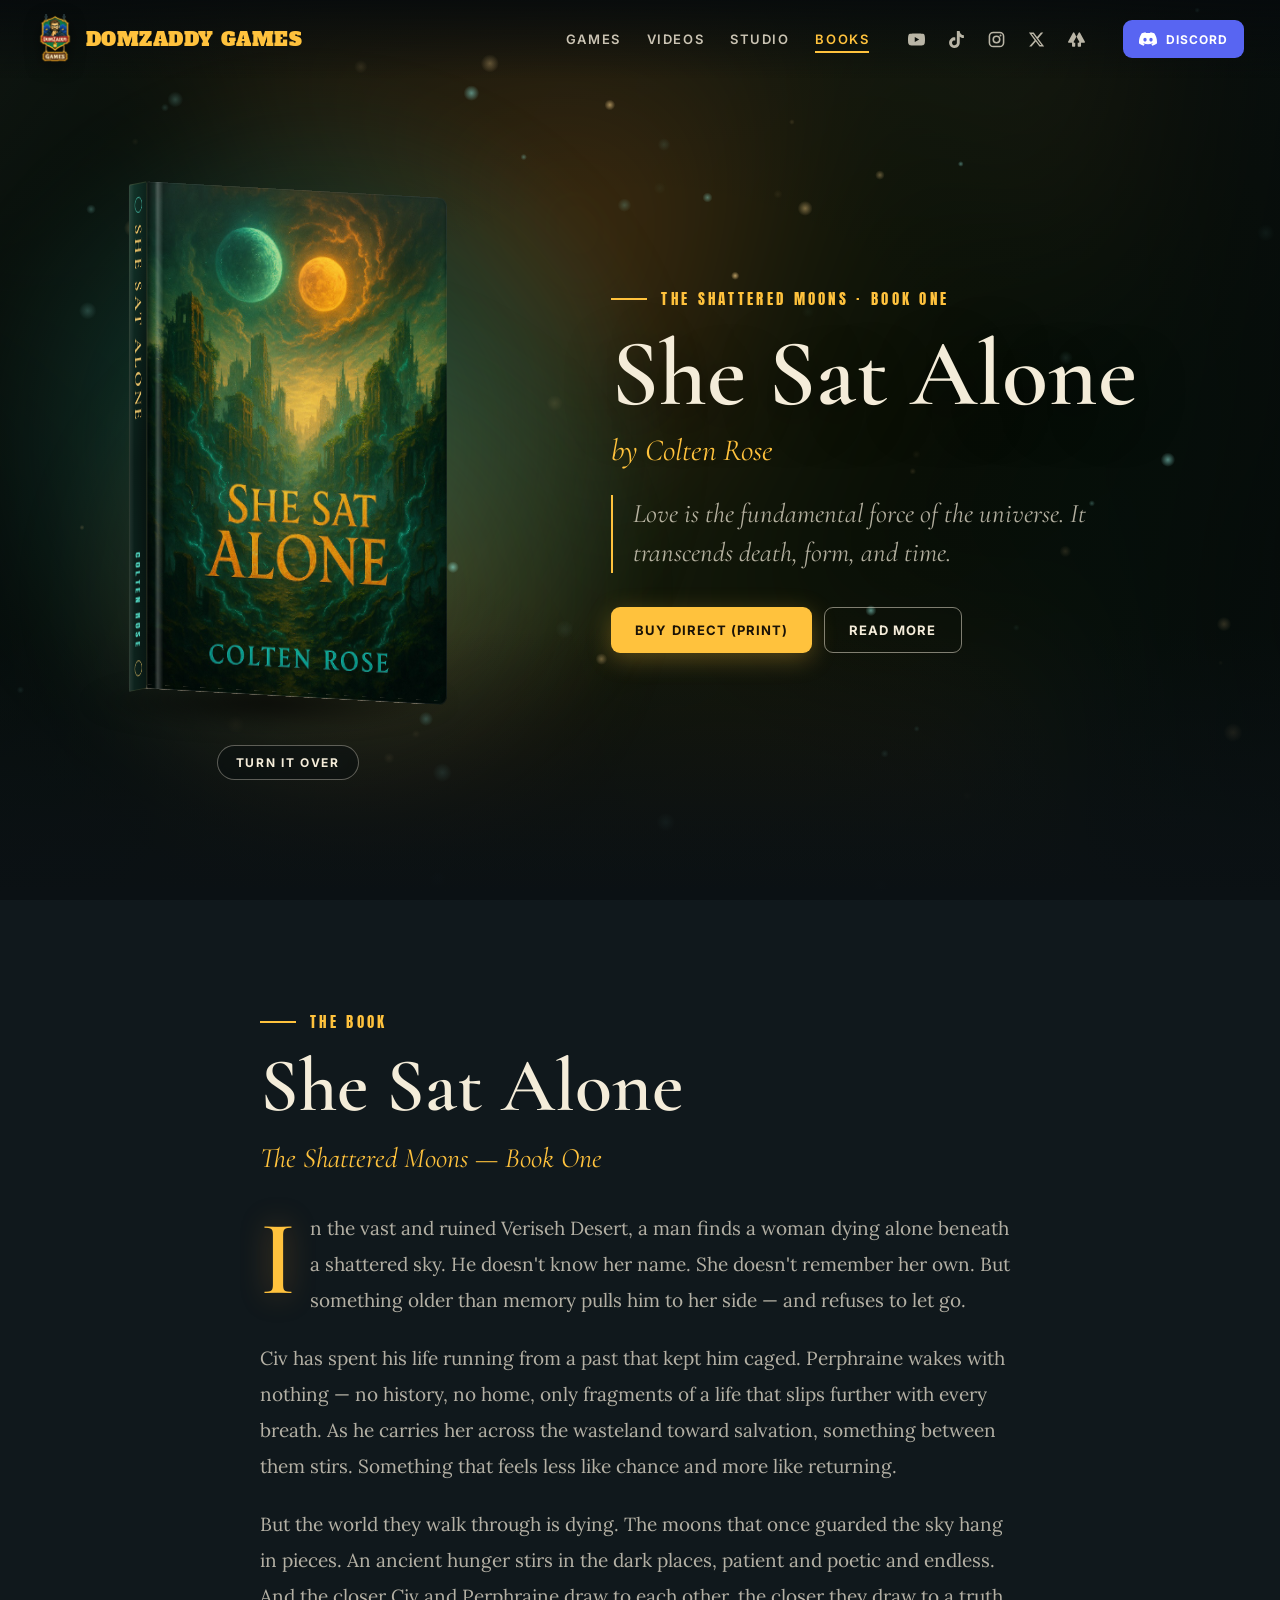
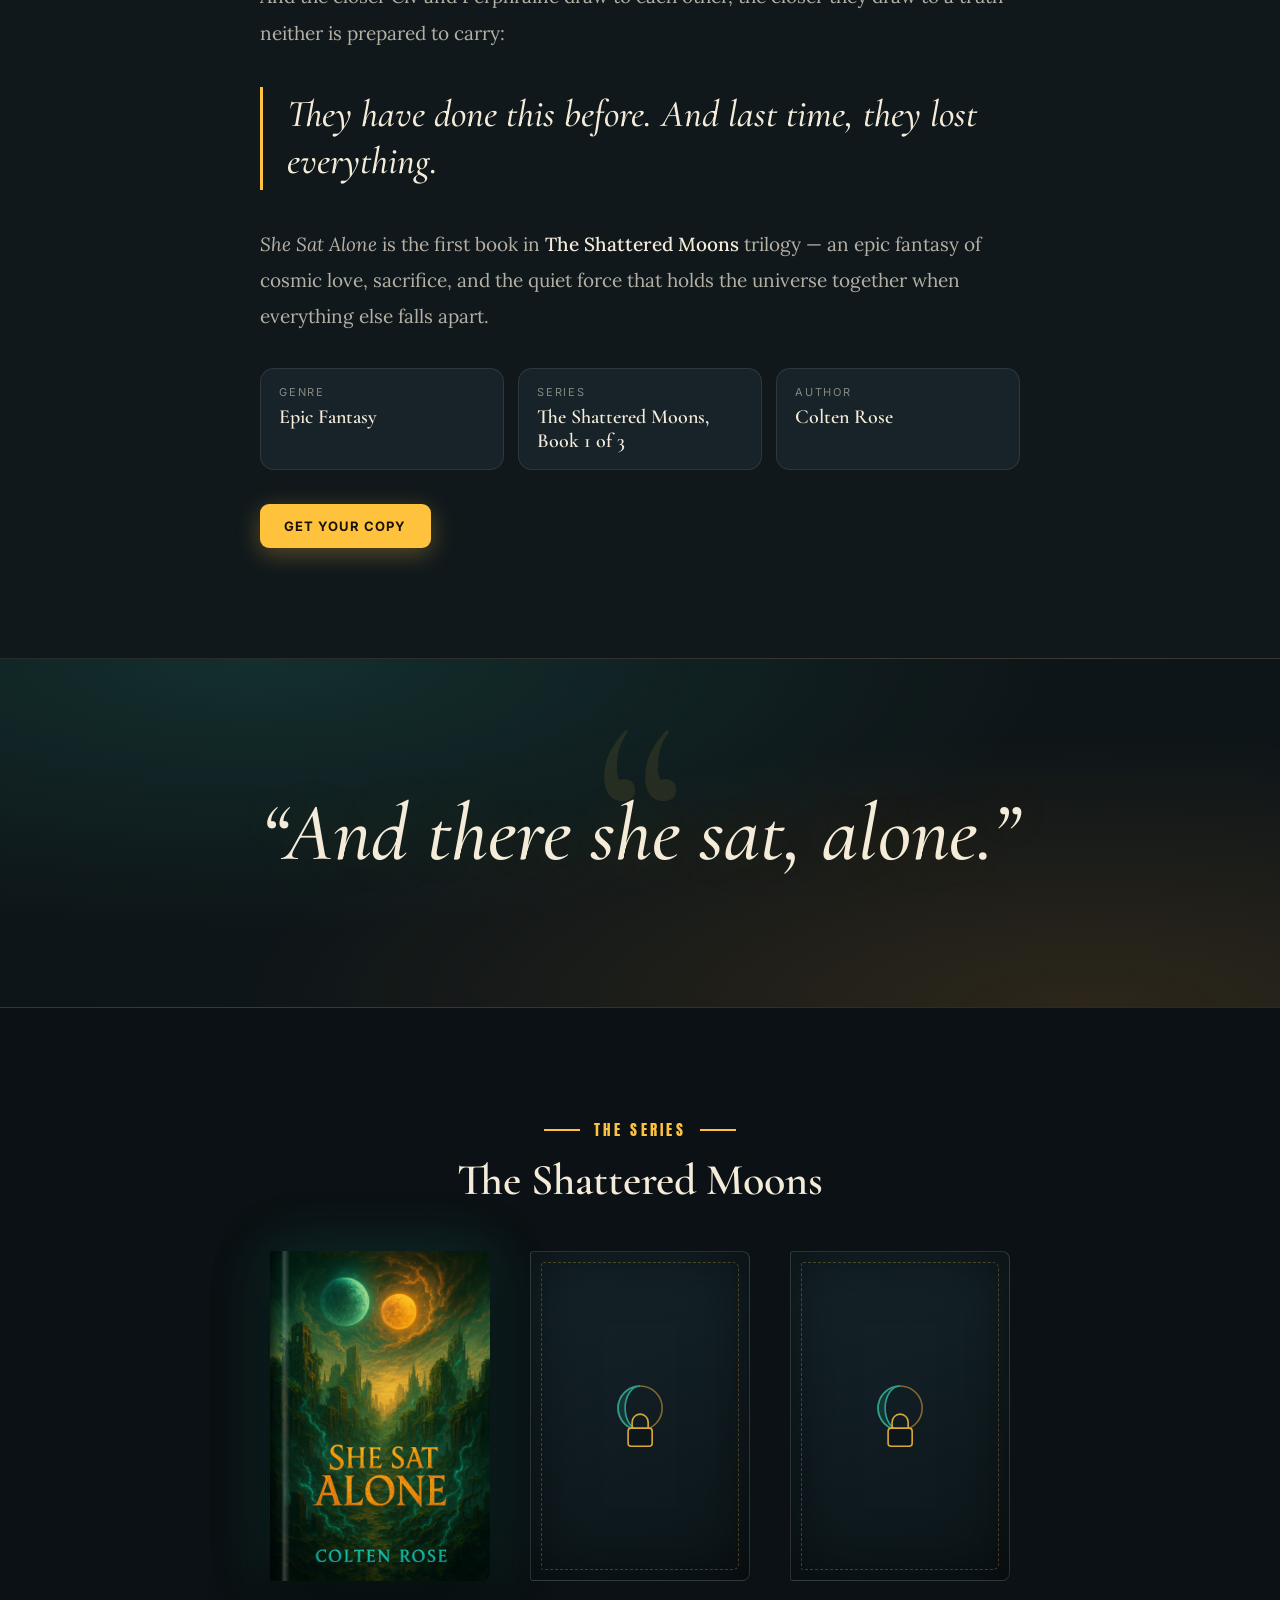
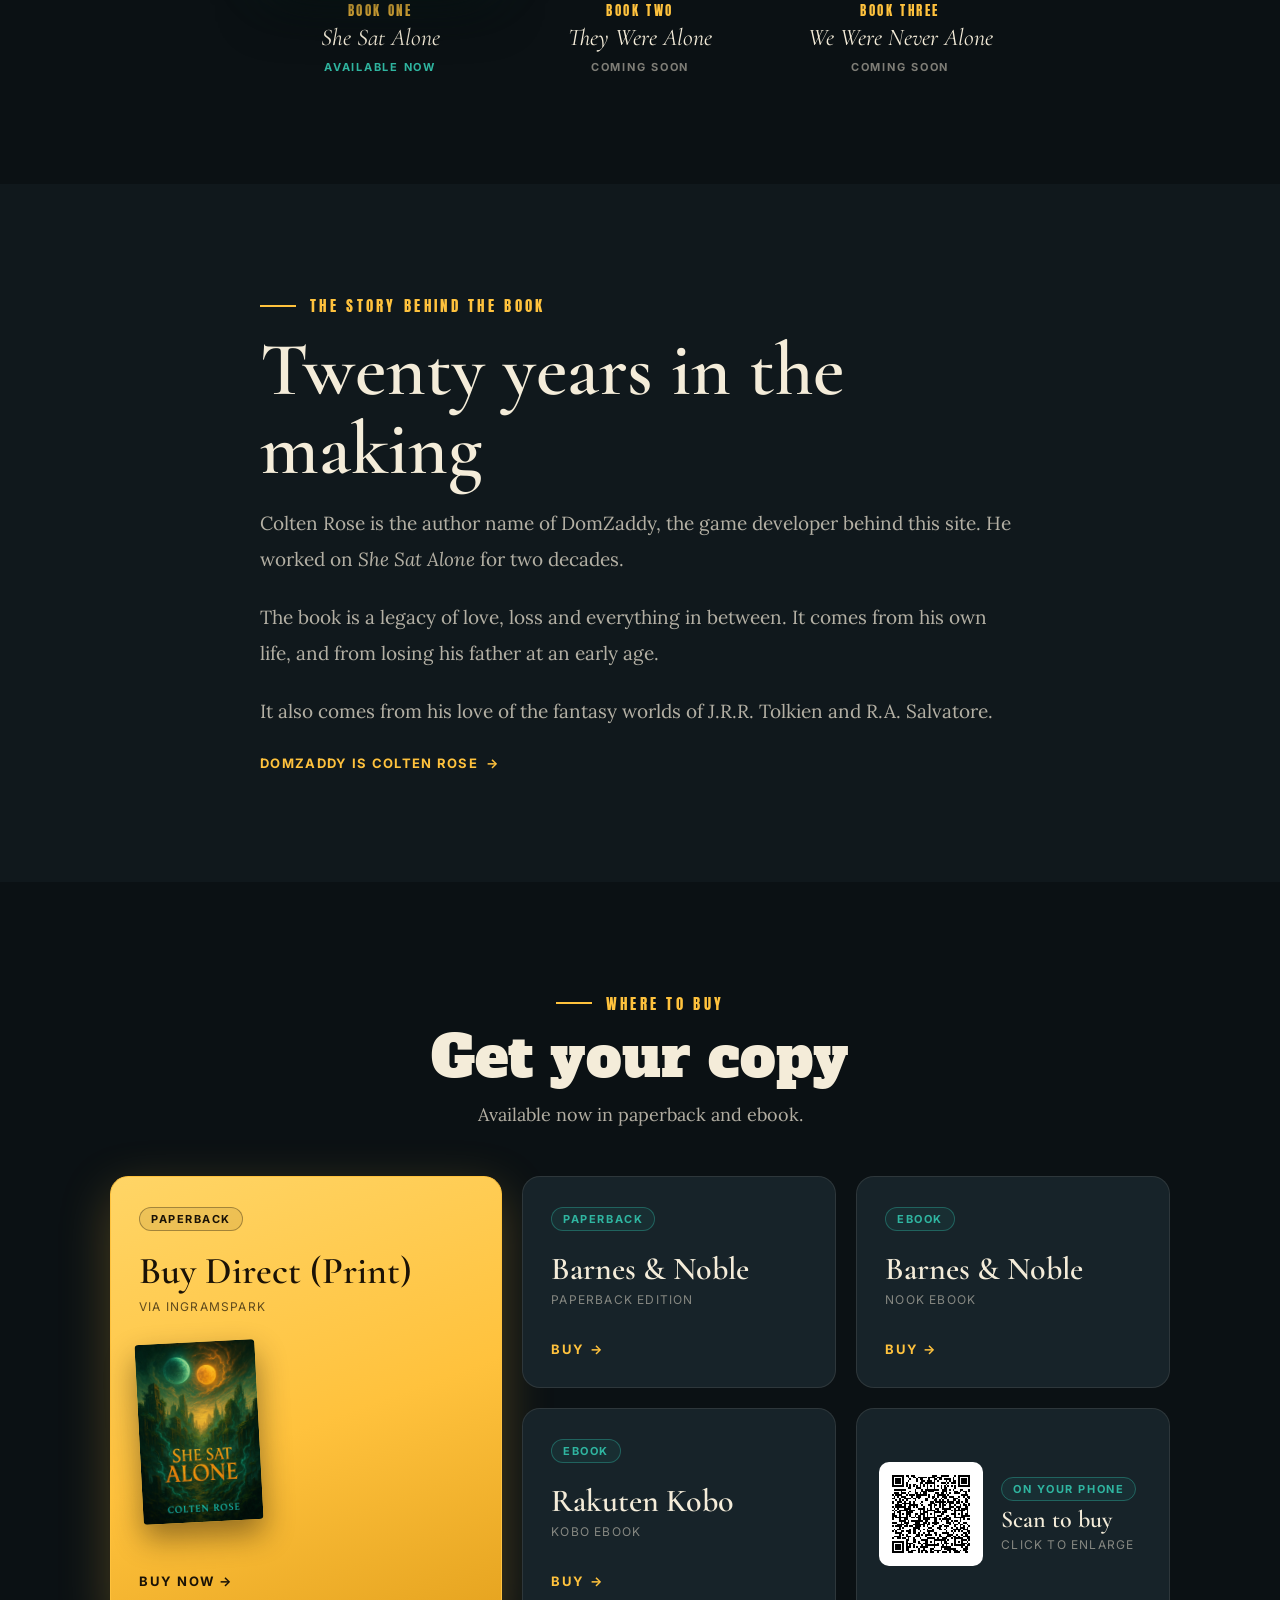
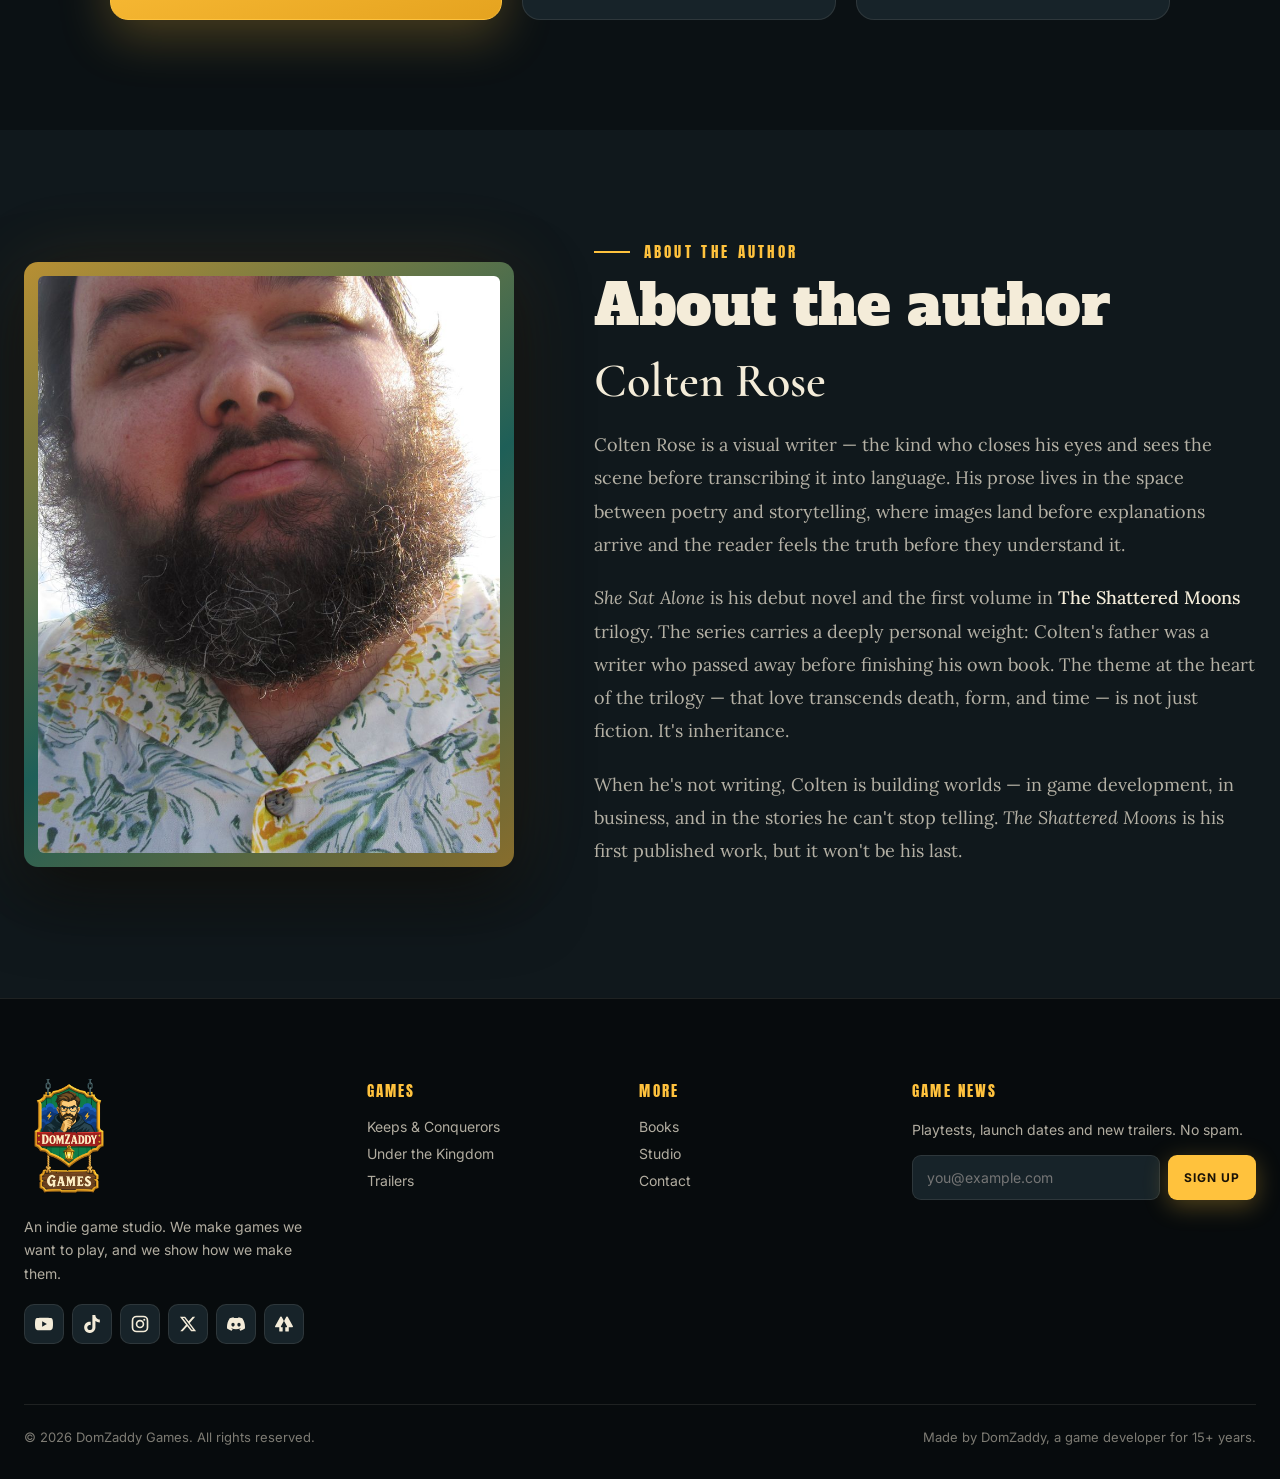
<file: books.html>
<!doctype html><html lang="en"><head><meta charset="utf-8"><meta name="viewport" content="width=device-width, initial-scale=1">
<title>Books · DomZaddy Games</title>
<meta name="description" content="She Sat Alone by Colten Rose, the author name of DomZaddy: an epic fantasy twenty years in the making. Paperback and ebook.">
<link rel="icon" href="media/favicon.ico" sizes="any">
<link rel="icon" type="image/png" sizes="32x32" href="media/favicon-32.png">
<link rel="apple-touch-icon" href="media/apple-touch-icon.png">
<meta name="theme-color" content="#0b1114">
<link rel="canonical" href="https://domzaddy.com/books.html">
<meta property="og:type" content="website">
<meta property="og:site_name" content="DomZaddy Games">
<meta property="og:title" content="Books · DomZaddy Games">
<meta property="og:description" content="She Sat Alone by Colten Rose, the author name of DomZaddy: an epic fantasy twenty years in the making. Paperback and ebook.">
<meta property="og:url" content="https://domzaddy.com/books.html">
<meta property="og:image" content="https://domzaddy.com/media/og-image.jpg">
<meta property="og:image:width" content="1200">
<meta property="og:image:height" content="630">
<meta name="twitter:card" content="summary_large_image">
<meta name="twitter:site" content="@dom_zaddy">
<link rel="preconnect" href="https://fonts.googleapis.com">
<link href="https://fonts.googleapis.com/css2?family=Alfa+Slab+One&family=Anton&family=Inter:wght@400;500;600;700&family=IM+Fell+English+SC&family=Cormorant+Garamond:ital,wght@0,400;0,500;0,600;0,700;1,400;1,500&family=Lora:ital,wght@0,400;0,500;1,400&display=swap" rel="stylesheet">
<link rel="stylesheet" href="site.css">
<style>
  html, body { overflow-x: clip; }
  :root { --f-book: 'Cormorant Garamond', Georgia, serif; --f-text: Lora, Georgia, serif; --moon-t: #2fb5a0; --moon-a: #e8902a; --cover-g: #0c1f1b; }

  /* ---------- hero ---------- */
  .bk-hero { position: relative; min-height: 100vh; display: flex; align-items: center; padding: 120px 0 80px; overflow: hidden; isolation: isolate; }
  .bk-hero .bg { position: absolute; inset: -60px; z-index: -3; }
  .bk-hero .bg img { width: 100%; height: 100%; object-fit: cover; filter: blur(70px) saturate(1) brightness(.26) hue-rotate(-8deg); transform: scale(1.2) scaleX(-1); }
  .bk-hero .glow { position: absolute; border-radius: 50%; z-index: -2; pointer-events: none; filter: blur(30px); }
  .bk-hero .glow.t { width: 780px; height: 780px; left: -6%; top: 6%; background: radial-gradient(circle, rgba(47, 181, 160, .42), rgba(47, 181, 160, 0) 66%); animation: drift 16s ease-in-out infinite alternate; }
  .bk-hero .glow.a { width: 640px; height: 640px; left: 2%; top: 30%; background: radial-gradient(circle, rgba(232, 144, 42, .26), rgba(232, 144, 42, 0) 66%); animation: drift 21s ease-in-out infinite alternate-reverse; }
  @keyframes drift { to { transform: translate(60px, -40px) scale(1.12); } }
  .bk-hero canvas { position: absolute; inset: 0; width: 100%; height: 100%; z-index: -1; pointer-events: none; }
  .bk-hero::after { content: ""; position: absolute; inset: 0; z-index: -1; pointer-events: none; background: radial-gradient(ellipse at 50% 45%, rgba(11, 17, 20, 0) 30%, rgba(11, 17, 20, .62) 100%), linear-gradient(to top, var(--ink) 1%, rgba(11, 17, 20, 0) 30%); }
  .bk-hero .wrap { display: grid; grid-template-columns: .9fr 1.1fr; gap: 60px; align-items: center; }

  .stage { perspective: 1500px; perspective-origin: 50% 40%; display: grid; place-items: center; padding: 30px 0 80px; position: relative; }
  .rig { position: relative; width: var(--bw); height: var(--bh); --bw: 340px; --bh: 510px; --bd: 38px; }
  .bob { position: absolute; inset: 0; transform-style: preserve-3d; animation: bob 6s ease-in-out infinite; }
  @keyframes bob { 50% { transform: translateY(-12px); } }
  .book { position: absolute; inset: 0; transform-style: preserve-3d; cursor: pointer; transition: transform .9s cubic-bezier(.3, .9, .25, 1); -webkit-tap-highlight-color: transparent; }
  .book.live { transition: transform .22s ease-out; }
  .book > div { position: absolute; backface-visibility: hidden; }
  .front, .back { left: 0; top: 0; width: var(--bw); height: var(--bh); overflow: hidden; background: var(--cover-g); }
  .front { transform: translateZ(calc(var(--bd) / 2)); border-radius: 2px 9px 9px 2px; }
  .back { transform: rotateY(180deg) translateZ(calc(var(--bd) / 2)); border-radius: 9px 2px 2px 9px; }
  .front img, .back img { width: 100%; height: 100%; object-fit: cover; display: block; }
  .front::before { content: ""; position: absolute; inset: 0; z-index: 2; pointer-events: none; background:
      linear-gradient(90deg, rgba(0, 0, 0, .55) 0, rgba(0, 0, 0, 0) 2.5%, rgba(255, 255, 255, .22) 3.6%, rgba(0, 0, 0, .18) 5.5%, rgba(0, 0, 0, 0) 9%),
      linear-gradient(180deg, rgba(255, 255, 255, .10), rgba(255, 255, 255, 0) 25%, rgba(0, 0, 0, .16)); }
  .front::after { content: ""; position: absolute; inset: 0; z-index: 3; pointer-events: none; border-radius: inherit; box-shadow: inset 0 0 0 1px rgba(255, 255, 255, .07), inset -2px 0 3px rgba(0, 0, 0, .25); }
  .glare { position: absolute; inset: 0; z-index: 4; pointer-events: none; mix-blend-mode: soft-light; background: radial-gradient(circle at var(--gx, 30%) var(--gy, 20%), rgba(255, 255, 255, .55), transparent 55%); }
  .back .bgart { position: absolute; inset: 0; filter: blur(14px) brightness(.32) saturate(1.2); transform: scale(1.25); }
  .back .bt { position: absolute; inset: 0; z-index: 3; padding: 13% 11% 9% 14%; font-size: calc(var(--bw) * .041); display: flex; flex-direction: column; gap: .9em; text-align: center; color: #efe6d0; }
  .back .bt p { font-family: var(--f-text); line-height: 1.5; font-size: .92em; margin: 0; }
  .back .bt .k { font-family: var(--f-line); letter-spacing: .2em; text-transform: uppercase; font-size: .8em; color: #e6c26a; }
  .back .bt .tag2 { font-family: var(--f-book); font-style: italic; font-size: 1.5em; line-height: 1.2; color: #e6c26a; }
  .back .bt .q { font-family: var(--f-book); font-style: italic; font-size: 1.3em; line-height: 1.25; color: #fff; }
  .back .bt .au { margin-top: auto; font-family: var(--f-book); font-weight: 600; letter-spacing: .3em; font-size: 1.15em; color: #4fd0bb; }
  .back::before { content: ""; position: absolute; inset: 0; z-index: 2; pointer-events: none; background: linear-gradient(270deg, rgba(0, 0, 0, .5) 0, rgba(0, 0, 0, 0) 3%, rgba(255, 255, 255, .16) 4%, rgba(0, 0, 0, 0) 8%); }
  .spine { left: calc(var(--bd) / -2); top: 0; width: var(--bd); height: var(--bh); transform: rotateY(-90deg); background:
      linear-gradient(90deg, rgba(255, 255, 255, .10), rgba(0, 0, 0, 0) 30%, rgba(0, 0, 0, .35)), linear-gradient(180deg, #123329, #0a1d18 55%, #0d231d);
      display: grid; place-items: center; border-radius: 2px; box-shadow: inset 0 0 0 1px rgba(232, 190, 90, .12); }
  .spine .st { writing-mode: vertical-rl; display: flex; align-items: center; justify-content: space-between; height: 84%; gap: 14px; }
  .spine b { font-family: var(--f-book); font-weight: 700; font-size: 21px; letter-spacing: .16em; text-transform: uppercase; color: #e6c26a; text-shadow: 0 1px 0 #000; white-space: nowrap; }
  .spine i { font-style: normal; font-family: var(--f-line); letter-spacing: .3em; font-size: 12px; color: #4fd0bb; white-space: nowrap; }
  .spine::before, .spine::after { content: ""; position: absolute; left: 50%; width: 14px; height: 14px; margin-left: -7px; border: 1.5px solid #4fd0bb; border-radius: 50%; opacity: .8; }
  .spine::before { top: 14px; } .spine::after { bottom: 14px; border-color: #e6c26a; }
  .fore { left: calc(var(--bw) - var(--bd) / 2 - 3px); top: 5px; width: calc(var(--bd) - 4px); height: calc(var(--bh) - 10px); transform: rotateY(90deg); background:
      linear-gradient(90deg, rgba(0, 0, 0, .35), rgba(0, 0, 0, 0) 18%, rgba(0, 0, 0, 0) 82%, rgba(0, 0, 0, .35)),
      repeating-linear-gradient(0deg, #f1e8d2 0 1px, #cdbf9f 1px 2px, #ebe1c8 2px 3px, #d8cba9 3px 4px); }
  .pt, .pb { left: 3px; width: calc(var(--bw) - 6px); height: calc(var(--bd) - 4px); background: repeating-linear-gradient(90deg, #efe5cd 0 1px, #cdbf9f 1px 2px, #e6dac0 2px 3px); }
  .pt { top: calc(var(--bd) / -2 + 2px); transform: rotateX(90deg); }
  .pb { top: calc(var(--bh) - var(--bd) / 2 - 2px); transform: rotateX(-90deg); filter: brightness(.55); }
  .floor { position: absolute; left: 50%; bottom: 50px; width: 340px; height: 56px; margin-left: -170px; background: radial-gradient(ellipse, rgba(0, 0, 0, .75), rgba(0, 0, 0, 0) 68%); filter: blur(9px); pointer-events: none; transition: transform .6s ease-out; animation: fl 6s ease-in-out infinite; }
  @keyframes fl { 50% { opacity: .7; scale: .92 1; } }
  .turn { display: flex; justify-content: center; position: absolute; bottom: 0; left: 0; right: 0; }
  .turn button { border: 1px solid rgba(244, 236, 217, .35); border-radius: 99px; padding: 9px 18px; font-size: 12px; font-weight: 700; letter-spacing: .14em; text-transform: uppercase; color: var(--parch); background: rgba(8, 14, 16, .45); backdrop-filter: blur(6px); transition: border-color .2s, color .2s; }
  .turn button:hover { border-color: var(--gold); color: var(--gold); }

  .bk-copy .series { font-family: var(--f-line); letter-spacing: .22em; text-transform: uppercase; color: var(--gold); font-size: 15px; display: flex; gap: 14px; align-items: center; }
  .bk-copy .series::before { content: ""; width: 36px; height: 2px; background: var(--gold); }
  .bk-copy h1 { font-family: var(--f-book); font-weight: 600; font-size: clamp(56px, 7.4vw, 112px); line-height: .92; margin: 20px 0 14px; color: var(--parch); text-shadow: 0 10px 50px rgba(0, 0, 0, .7); }
  .bk-copy .by { font-family: var(--f-book); font-style: italic; font-size: clamp(22px, 2.4vw, 32px); color: var(--gold); margin-bottom: 26px; }
  .bk-copy .hook { font-family: var(--f-book); font-size: clamp(21px, 2.1vw, 28px); line-height: 1.45; color: var(--muted); font-style: italic; max-width: 560px; margin-bottom: 34px; border-left: 2px solid var(--gold); padding-left: 20px; }
  .row { display: flex; gap: 12px; flex-wrap: wrap; }

  /* ---------- the book ---------- */
  .read { max-width: 760px; margin: 0 auto; }
  .read .h2 { font-family: var(--f-book); font-weight: 600; font-size: clamp(44px, 6vw, 76px); }
  .subtitle { font-family: var(--f-book); font-style: italic; font-size: 28px; color: var(--gold); margin: 6px 0 34px; line-height: 1.2; }
  .synopsis p { font-family: var(--f-text); font-size: 19px; line-height: 1.9; color: var(--muted); margin-bottom: 22px; }
  .synopsis p.first::first-letter { font-family: var(--f-book); font-weight: 600; float: left; font-size: 5.6em; line-height: .78; padding: 8px 14px 0 0; color: var(--gold); text-shadow: 0 0 30px rgba(232, 144, 42, .35); }
  .synopsis p.em { font-family: var(--f-book); font-style: italic; font-weight: 500; font-size: clamp(28px, 3vw, 38px); line-height: 1.25; color: var(--parch); margin: 36px 0; padding: 4px 0 4px 24px; border-left: 3px solid var(--gold); }
  .synopsis strong { color: var(--parch); font-weight: 500; }
  .meta { display: grid; grid-template-columns: repeat(3, 1fr); gap: 14px; margin: 34px 0; }
  .meta div { background: var(--card); border: 1px solid var(--line); border-radius: var(--r); padding: 16px 18px; }
  .meta small { display: block; font-size: 11px; letter-spacing: .16em; text-transform: uppercase; color: var(--dim); margin-bottom: 6px; }
  .meta b { font-family: var(--f-book); font-weight: 600; font-size: 20px; line-height: 1.2; }

  .quote { position: relative; padding: 130px 0; text-align: center; overflow: hidden; border-block: 1px solid var(--line); background: radial-gradient(ellipse at 20% 0%, rgba(47, 181, 160, .16), transparent 55%), radial-gradient(ellipse at 85% 100%, rgba(232, 144, 42, .14), transparent 55%), #0e1518; }
  .quote::before { content: "\201C"; position: absolute; left: 50%; top: 20px; transform: translateX(-50%); font-family: var(--f-book); font-size: 280px; line-height: 1; color: rgba(255, 194, 61, .09); }
  .quote blockquote { position: relative; font-family: var(--f-book); font-style: italic; font-weight: 500; font-size: clamp(40px, 6.4vw, 92px); line-height: 1.08; color: var(--parch); text-shadow: 0 0 60px rgba(255, 194, 61, .2); }

  .series-strip { text-align: center; }
  .series-strip .eyebrow { justify-content: center; }
  .series-strip .eyebrow::after { content: ""; width: 36px; height: 2px; background: var(--gold); }
  .series-strip h3 { font-family: var(--f-book); font-weight: 600; font-size: 44px; margin-top: 12px; }
  .vols { display: grid; grid-template-columns: repeat(3, minmax(0, 220px)); gap: 40px; justify-content: center; margin-top: 44px; }
  .vol .art { position: relative; aspect-ratio: 2 / 3; border-radius: 3px 8px 8px 3px; overflow: hidden; }
  .vol.one .art { box-shadow: 0 24px 50px rgba(0, 0, 0, .6), 0 0 60px rgba(47, 181, 160, .22); transition: transform .5s cubic-bezier(.2, .8, .2, 1); }
  .vol.one:hover .art { transform: translateY(-8px) rotate(-1.5deg); }
  .vol.one .art img { width: 100%; height: 100%; object-fit: cover; }
  .vol.one .art::after { content: ""; position: absolute; inset: 0; background: linear-gradient(90deg, rgba(0, 0, 0, .5), transparent 5%, rgba(255, 255, 255, .2) 6.5%, transparent 9%); }
  .vol.lock .art { background: linear-gradient(160deg, #15242a, #0c1519); border: 1px solid rgba(244, 236, 217, .12); display: grid; place-items: center; box-shadow: inset 0 0 60px rgba(0, 0, 0, .55); }
  .vol.lock .art::before { content: ""; position: absolute; inset: 10px; border: 1px dashed rgba(255, 194, 61, .25); border-radius: 2px 6px 6px 2px; }
  .vol.lock svg { width: 46%; opacity: .85; }
  .vol .no { font-family: var(--f-line); letter-spacing: .2em; text-transform: uppercase; font-size: 13px; color: var(--gold); margin-top: 20px; }
  .vol .nm { font-family: var(--f-book); font-style: italic; font-size: 24px; margin: 4px 0 8px; line-height: 1.15; }
  .vol .st2 { font-size: 11px; letter-spacing: .16em; text-transform: uppercase; font-weight: 700; color: var(--dim); }
  .vol.one .st2 { color: var(--moon-t); }

  /* ---------- buy ---------- */
  .buy-head { text-align: center; max-width: 640px; margin: 0 auto 50px; }
  .buy-head .eyebrow { justify-content: center; }
  .avail { font-family: var(--f-text); color: var(--muted); font-size: 18px; }
  .shops { display: grid; grid-template-columns: 1.25fr 1fr 1fr; gap: 20px; align-items: stretch; max-width: 1060px; margin: 0 auto; }
  .shop.main { grid-row: span 2; }
  .shop.main .mini-cover { width: 120px; margin: 22px 0 0; border-radius: 4px; box-shadow: 0 14px 30px rgba(26, 18, 6, .45); transform: rotate(-3deg); }
  .shop.qr { flex-direction: row; align-items: center; gap: 18px; padding: 24px 22px; }
  .shop.qr { cursor: zoom-in; text-align: left; font: inherit; color: inherit; width: 100%; }
  .shop.qr:hover img { transform: scale(1.06); }
  .shop.qr img { transition: transform .3s; }
  .qr-pop { position: fixed; z-index: 130; inset: 0; display: grid; place-items: center; padding: 24px; background: rgba(3, 5, 6, .88); backdrop-filter: blur(6px);
            opacity: 0; pointer-events: none; transition: opacity .3s; }
  .qr-pop.open { opacity: 1; pointer-events: auto; }
  .qr-pop .card-q { position: relative; background: #fff; color: #111; border-radius: 22px; padding: 28px 28px 22px; text-align: center; width: min(460px, 100%);
                    box-shadow: 0 30px 80px rgba(0, 0, 0, .6); transform: scale(.92); transition: transform .35s cubic-bezier(.2, .8, .2, 1); }
  .qr-pop.open .card-q { transform: none; }
  .qr-pop img { width: 100%; height: auto; image-rendering: pixelated; display: block; }
  .qr-pop b { display: block; font-family: var(--f-book); font-size: 26px; margin-top: 14px; }
  .qr-pop small { display: block; font-size: 13px; color: #555; margin-top: 4px; }
  .qr-pop .x { position: absolute; top: -16px; right: -16px; width: 40px; height: 40px; border-radius: 50%; background: var(--gold); color: #1a1206; font-size: 24px; line-height: 40px; box-shadow: 0 6px 18px rgba(0, 0, 0, .4); }
  .shop.qr img { width: 104px; height: 104px; border-radius: 10px; background: #fff; padding: 6px; image-rendering: pixelated; flex-shrink: 0; }
  .shop.qr b { font-size: 24px; margin-top: 10px; display: block; }
  .shop.qr small { display: block; margin-top: 4px; }
  @media (max-width: 1000px) { .shop.main { grid-row: auto; } }
  .shop { position: relative; display: flex; flex-direction: column; gap: 6px; padding: 30px 28px; border-radius: 18px; background: var(--card); border: 1px solid var(--line); transition: transform .3s, border-color .3s, box-shadow .3s; }
  .shop:hover { transform: translateY(-6px); border-color: var(--line-2); box-shadow: 0 20px 44px rgba(0, 0, 0, .4); }
  .shop .fmt { align-self: flex-start; padding: 4px 11px; border-radius: 99px; font-size: 11px; font-weight: 700; letter-spacing: .14em; text-transform: uppercase; color: var(--moon-t); border: 1px solid rgba(47, 181, 160, .4); background: rgba(47, 181, 160, .08); }
  .shop b { font-family: var(--f-book); font-size: 32px; font-weight: 600; margin-top: 14px; line-height: 1.1; }
  .shop small { font-size: 12px; letter-spacing: .1em; text-transform: uppercase; color: var(--dim); }
  .shop em { margin-top: auto; padding-top: 28px; font-style: normal; font-weight: 700; font-size: 13px; letter-spacing: .12em; text-transform: uppercase; color: var(--gold); }
  .shop.main { background: linear-gradient(160deg, #ffd566, var(--gold) 55%, #e5a31f); color: #1a1206; border-color: var(--gold); box-shadow: 0 16px 50px rgba(255, 194, 61, .26); }
  .shop.main .fmt { color: #1a1206; border-color: rgba(26, 18, 6, .35); background: rgba(26, 18, 6, .08); }
  .shop.main small { color: rgba(26, 18, 6, .7); }
  .shop.main em { color: #1a1206; }
  .shop.main b { font-size: 38px; }

  /* ---------- author ---------- */
  .about-grid { display: grid; grid-template-columns: .85fr 1.15fr; gap: 80px; align-items: center; }
  .frame { position: relative; padding: 14px; border-radius: 14px; background: linear-gradient(145deg, rgba(255, 194, 61, .7), rgba(47, 181, 160, .45) 55%, rgba(255, 194, 61, .5)); box-shadow: 0 30px 70px rgba(0, 0, 0, .55), 0 0 80px rgba(232, 144, 42, .12); }
  .frame::before { content: ""; position: absolute; inset: -16px 16px 16px -16px; border: 1px solid rgba(255, 194, 61, .4); border-radius: 14px; z-index: -1; }
  .frame img { width: 100%; aspect-ratio: 4 / 5; object-fit: cover; border-radius: 6px; }
  .about-grid h3 { font-family: var(--f-book); font-weight: 600; font-size: 48px; margin-bottom: 18px; }
  .about-grid p { font-family: var(--f-text); font-size: 18px; line-height: 1.85; color: var(--muted); margin-bottom: 20px; }
  .about-grid p strong { color: var(--parch); font-weight: 500; }

  @media (max-width: 1000px) {
    .bk-hero .wrap, .about-grid { grid-template-columns: 1fr; gap: 40px; }
    .bk-hero { padding-top: 100px; }
    .bk-copy { text-align: center; } .bk-copy .series { justify-content: center; } .bk-copy .series::before { display: none; }
    .bk-copy .hook { margin-inline: auto; border-left: 0; padding-left: 0; } .row { justify-content: center; }
    .shops { grid-template-columns: 1fr; max-width: 520px; }
    .frame { max-width: 420px; margin: 0 auto; }
    .meta { grid-template-columns: 1fr; }
  }
  @media (max-width: 640px) {
    .rig { --bw: 230px; --bh: 345px; --bd: 26px; }
    .spine b { font-size: 16px; } .spine i { font-size: 10px; }
    .floor { width: 260px; margin-left: -130px; }
    .vols { grid-template-columns: 1fr 1fr 1fr; gap: 10px; }
    .vol .nm { font-size: 16px; } .vol .no { font-size: 10px; letter-spacing: .1em; } .vol .st2 { font-size: 9px; letter-spacing: .08em; }
    .quote { padding: 90px 0; } .quote::before { font-size: 200px; }
    .synopsis p { font-size: 17px; }
    .bk-hero .glow.t { width: 480px; height: 480px; } .bk-hero .glow.a { width: 400px; height: 400px; }
    .series-strip h3 { font-size: 34px; }
  }
  @media (prefers-reduced-motion: reduce) { .bob, .glow, .floor { animation: none !important; } .book { transition: none; } }
</style></head>
<body data-page="books">

<section class="bk-hero" id="hero">
  <div class="bg"><img src="media/books/cover.jpg" alt=""></div>
  <div class="glow t"></div><div class="glow a"></div>
  <canvas id="dust"></canvas>
  <div class="wrap">
    <div class="stage" id="stage">
      <div class="floor" id="floor"></div>
      <div class="rig">
        <div class="bob">
          <div class="book" id="book" role="button" tabindex="0" aria-label="She Sat Alone, paperback. Click to turn it over.">
            <div class="spine"><div class="st"><b>She Sat Alone</b><i>COLTEN ROSE</i></div></div>
            <div class="pt"></div><div class="pb"></div><div class="fore"></div>
            <div class="back"><img class="bgart" src="media/books/cover.jpg" alt=""><div class="bt"><div class="k">The Shattered Moons · Book One</div><p class="tag2">Love is the fundamental force of the universe. It transcends death, form, and time.</p><p>In the vast and ruined Veriseh Desert, a man finds a woman dying alone beneath a shattered sky. He doesn't know her name. She doesn't remember her own. But something older than memory pulls him to her side &mdash; and refuses to let go.</p><p class="q">They have done this before. And last time, they lost everything.</p><div class="au">COLTEN ROSE</div></div></div>
            <div class="front"><img src="media/books/cover.jpg" alt="She Sat Alone by Colten Rose, book cover"><div class="glare" id="glare"></div></div>
          </div>
        </div>
      </div>
      <div class="turn"><button type="button" id="turn">Turn it over</button></div>
    </div>
    <div class="bk-copy">
      <div class="series">The Shattered Moons · Book One</div>
      <h1>She Sat Alone</h1>
      <div class="by">by Colten Rose</div>
      <p class="hook">Love is the fundamental force of the universe. It transcends death, form, and time.</p>
      <div class="row">
        <a class="btn btn-gold" href="https://shop.ingramspark.com/b/084?params=dtd8f30vye9BWjT06ptpdGkEWsLklCTqExdFSW6tyLV" target="_blank" rel="noopener">Buy direct (print)</a>
        <a class="btn btn-line" href="#book-text">Read more</a>
      </div>
    </div>
  </div>
</section>

<section class="section alt" id="book-text">
  <div class="wrap">
    <div class="read rv">
      <div class="eyebrow">The book</div>
      <h2 class="h2">She Sat Alone</h2>
      <div class="subtitle">The Shattered Moons &mdash; Book One</div>
      <div class="synopsis">
        <p class="first">In the vast and ruined Veriseh Desert, a man finds a woman dying alone beneath a shattered sky. He doesn't know her name. She doesn't remember her own. But something older than memory pulls him to her side &mdash; and refuses to let go.</p>
        <p>Civ has spent his life running from a past that kept him caged. Perphraine wakes with nothing &mdash; no history, no home, only fragments of a life that slips further with every breath. As he carries her across the wasteland toward salvation, something between them stirs. Something that feels less like chance and more like returning.</p>
        <p>But the world they walk through is dying. The moons that once guarded the sky hang in pieces. An ancient hunger stirs in the dark places, patient and poetic and endless. And the closer Civ and Perphraine draw to each other, the closer they draw to a truth neither is prepared to carry:</p>
        <p class="em">They have done this before. And last time, they lost everything.</p>
        <p><em>She Sat Alone</em> is the first book in <strong>The Shattered Moons</strong> trilogy &mdash; an epic fantasy of cosmic love, sacrifice, and the quiet force that holds the universe together when everything else falls apart.</p>
      </div>
      <div class="meta">
        <div><small>Genre</small><b>Epic Fantasy</b></div>
        <div><small>Series</small><b>The Shattered Moons, Book 1 of 3</b></div>
        <div><small>Author</small><b>Colten Rose</b></div>
      </div>
      <a class="btn btn-gold" href="#get">Get your copy</a>
    </div>
  </div>
</section>

<section class="quote"><div class="wrap rv"><blockquote>&ldquo;And there she sat, alone.&rdquo;</blockquote></div></section>

<section class="section" id="series">
  <div class="wrap series-strip rv">
    <div class="eyebrow">The series</div>
    <h3>The Shattered Moons</h3>
    <div class="vols">
      <div class="vol one"><div class="art"><img src="media/books/cover.jpg" alt="She Sat Alone, Book One" loading="lazy"></div><div class="no">Book One</div><div class="nm">She Sat Alone</div><div class="st2">Available now</div></div>
      <div class="vol lock"><div class="art"><svg viewBox="0 0 100 100" fill="none" stroke="#FFC23D" stroke-width="1.6"><circle cx="50" cy="42" r="22" opacity=".55"/><path d="M50 20a22 22 0 0 0 0 44a15 22 0 0 1 0-44z" fill="rgba(47,181,160,.18)" stroke="#2fb5a0"/><rect x="38" y="62" width="24" height="18" rx="3" fill="#0c1519"/><path d="M42 62v-6a8 8 0 0 1 16 0v6"/></svg></div><div class="no">Book Two</div><div class="nm">They Were Alone</div><div class="st2">Coming soon</div></div>
      <div class="vol lock"><div class="art"><svg viewBox="0 0 100 100" fill="none" stroke="#FFC23D" stroke-width="1.6"><circle cx="50" cy="42" r="22" opacity=".55"/><path d="M50 20a22 22 0 0 0 0 44a15 22 0 0 1 0-44z" fill="rgba(47,181,160,.18)" stroke="#2fb5a0"/><rect x="38" y="62" width="24" height="18" rx="3" fill="#0c1519"/><path d="M42 62v-6a8 8 0 0 1 16 0v6"/></svg></div><div class="no">Book Three</div><div class="nm">We Were Never Alone</div><div class="st2">Coming soon</div></div>
    </div>
  </div>
</section>

<section class="section alt" id="story">
  <div class="wrap">
    <div class="read rv">
      <div class="eyebrow">The story behind the book</div>
      <h2 class="h2">Twenty years in the making</h2>
      <div class="synopsis">
        <p>Colten Rose is the author name of DomZaddy, the game developer behind this site. He worked on <em>She Sat Alone</em> for two decades.</p>
        <p>The book is a legacy of love, loss and everything in between. It comes from his own life, and from losing his father at an early age.</p>
        <p>It also comes from his love of the fantasy worlds of J.R.R. Tolkien and R.A. Salvatore.</p>
      </div>
      <a class="link-arrow" href="studio.html">DomZaddy is Colten Rose <span>&rarr;</span></a>
    </div>
  </div>
</section>

<section class="section" id="get">
  <div class="wrap">
    <div class="buy-head rv">
      <div class="eyebrow">Where to buy</div>
      <h2 class="h2">Get your copy</h2>
      <p class="avail">Available now in paperback and ebook.</p>
    </div>
    <div class="shops rv">
      <a class="shop main" href="https://shop.ingramspark.com/b/084?params=dtd8f30vye9BWjT06ptpdGkEWsLklCTqExdFSW6tyLV" target="_blank" rel="noopener"><span class="fmt">Paperback</span><b>Buy Direct (Print)</b><small>Via IngramSpark</small><img class="mini-cover" src="media/books/cover.jpg" alt="" loading="lazy"><em>Buy now →</em></a>
      <a class="shop" href="https://www.barnesandnoble.com/w/she-sat-alone-colten-rose/1149557219?ean=9798234013606" target="_blank" rel="noopener"><span class="fmt">Paperback</span><b>Barnes &amp; Noble</b><small>Paperback edition</small><em>Buy →</em></a>
      <a class="shop" href="https://www.barnesandnoble.com/w/she-sat-alone-colten-rose/1149557219?ean=9798234013613" target="_blank" rel="noopener"><span class="fmt">Ebook</span><b>Barnes &amp; Noble</b><small>Nook ebook</small><em>Buy →</em></a>
      <a class="shop" href="https://www.kobo.com/us/en/ebook/she-sat-alone?sId=2b7e17d5-b2b2-4057-ac21-033ef08367fb&amp;ssId=jR8AqqwVMsX_8ERfKUuoN&amp;cPos=1" target="_blank" rel="noopener"><span class="fmt">Ebook</span><b>Rakuten Kobo</b><small>Kobo ebook</small><em>Buy →</em></a>
      <button class="shop qr" type="button" id="qrOpen" aria-label="Show the QR code larger"><img src="media/books/qr.png" alt="QR code: buy the paperback direct from IngramSpark"><div><span class="fmt">On your phone</span><b>Scan to buy</b><small>Click to enlarge</small></div></button>
    </div>
  </div>
</section>

<section class="section alt" id="author">
  <div class="wrap about-grid">
    <div class="rv"><div class="frame"><img src="media/books/author.jpg" alt="Colten Rose, author photo" loading="lazy"></div></div>
    <div class="rv">
      <div class="eyebrow">About the author</div>
      <h2 class="h2">About the author</h2>
      <h3>Colten Rose</h3>
      <p>Colten Rose is a visual writer &mdash; the kind who closes his eyes and sees the scene before transcribing it into language. His prose lives in the space between poetry and storytelling, where images land before explanations arrive and the reader feels the truth before they understand it.</p>
      <p><em>She Sat Alone</em> is his debut novel and the first volume in <strong>The Shattered Moons</strong> trilogy. The series carries a deeply personal weight: Colten's father was a writer who passed away before finishing his own book. The theme at the heart of the trilogy &mdash; that love transcends death, form, and time &mdash; is not just fiction. It's inheritance.</p>
      <p>When he's not writing, Colten is building worlds &mdash; in game development, in business, and in the stories he can't stop telling. <em>The Shattered Moons</em> is his first published work, but it won't be his last.</p>
    </div>
  </div>
</section>

<script src="chrome.js"></script>
<script>
  (function () {
    const book = document.getElementById('book'), floor = document.getElementById('floor'), glare = document.getElementById('glare'), hero = document.getElementById('hero'), btn = document.getElementById('turn');
    const RY = 28, RX = 6; let flipped = false, mx = 0, my = 0;
    const reduce = matchMedia('(prefers-reduced-motion: reduce)').matches;
    function apply() {
      const base = flipped ? 180 : 0, ang = base + RY + mx * 10;
      book.style.transform = `rotateX(${RX - my * 10}deg) rotateY(${ang}deg)`;
      const s = Math.sin(ang * Math.PI / 180);
      floor.style.transform = `translateX(${-s * 40}px) scaleX(${1 + Math.abs(s) * .25})`;
      glare.style.setProperty('--gx', (50 + mx * 50) + '%'); glare.style.setProperty('--gy', (50 + my * 50) + '%');
    }
    function flip() { flipped = !flipped; btn.textContent = flipped ? 'Turn it back' : 'Turn it over'; apply(); }
    book.addEventListener('click', flip);
    book.addEventListener('keydown', e => { if (e.key === 'Enter' || e.key === ' ') { e.preventDefault(); flip(); } });
    btn.addEventListener('click', flip);
    if (!reduce) {
      const stage = document.getElementById('stage');
      hero.addEventListener('mousemove', e => { const r = stage.getBoundingClientRect(); mx = Math.max(-1, Math.min(1, (e.clientX - r.left - r.width / 2) / (innerWidth / 2))); my = Math.max(-1, Math.min(1, (e.clientY - r.top - r.height / 2) / (innerHeight / 2))); book.classList.add('live'); apply(); });
      hero.addEventListener('mouseleave', () => { mx = my = 0; book.classList.remove('live'); apply(); });
    }
    apply();

    // dust motes
    const cv = document.getElementById('dust'), cx = cv.getContext('2d'); let W, H; const P = [];
    function size() { W = cv.width = hero.clientWidth; H = cv.height = hero.clientHeight; }
    size(); addEventListener('resize', size);
    const n = innerWidth < 700 ? 34 : 70;
    for (let i = 0; i < n; i++) P.push({ x: Math.random(), y: Math.random(), r: .6 + Math.random() * 1.9, vx: (Math.random() - .5) * .00006, vy: -.00003 - Math.random() * .00008, a: .2 + Math.random() * .6, ph: Math.random() * 6.28, c: Math.random() < .5 ? '255,214,140' : '150,240,225' });
    let last = performance.now();
    function frame(t) {
      const dt = Math.min(50, t - last); last = t; cx.clearRect(0, 0, W, H);
      for (const p of P) {
        if (!reduce) { p.x += p.vx * dt + Math.sin(t / 1800 + p.ph) * .00004 * dt / 16; p.y += p.vy * dt; if (p.y < -.02) { p.y = 1.02; p.x = Math.random(); } }
        const al = p.a * (.55 + .45 * Math.sin(t / 900 + p.ph)), x = p.x * W, y = p.y * H, R = p.r * 4;
        const g = cx.createRadialGradient(x, y, 0, x, y, R);
        g.addColorStop(0, `rgba(${p.c},${al})`); g.addColorStop(1, `rgba(${p.c},0)`);
        cx.fillStyle = g; cx.beginPath(); cx.arc(x, y, R, 0, 6.283); cx.fill();
      }
      if (!reduce) requestAnimationFrame(frame);
    }
    requestAnimationFrame(frame);
  })();
  DZ.watch();

  // QR pop-up: bigger code for easy phone scanning
  (function () {
    const pop = document.createElement('div');
    pop.className = 'qr-pop';
    pop.setAttribute('role', 'dialog');
    pop.setAttribute('aria-label', 'QR code to buy She Sat Alone');
    pop.innerHTML = '<div class="card-q"><button class="x" type="button" aria-label="Close">&times;</button>' +
      '<img src="media/books/qr.png" alt="QR code: buy the paperback direct from IngramSpark">' +
      '<b>Scan to buy She Sat Alone</b><small>Point your phone camera at the code. It opens the direct print store.</small></div>';
    document.body.append(pop);
    const open = () => { pop.classList.add('open'); pop.querySelector('.x').focus(); };
    const close = () => { pop.classList.remove('open'); document.getElementById('qrOpen').focus(); };
    document.getElementById('qrOpen').addEventListener('click', open);
    pop.addEventListener('click', e => { if (e.target === pop || e.target.closest('.x')) close(); });
    addEventListener('keydown', e => { if (e.key === 'Escape' && pop.classList.contains('open')) close(); });
  })();
</script>
</body></html>
</file>
<file: site.css>
/* DomZaddy Games: concept site (throwaway, 2026-11-11). Shared look for every page. */
:root {
  --ink: #0b1114; --ink-2: #10181c; --bg2: #141f25; --card: #172329; --line: rgba(244, 236, 217, .1); --line-2: rgba(255, 194, 61, .35);
  --teal: #2a8f86; --teal-l: #49c2b5; --teal-d: #123b38;
  --gold: #FFC23D; --gold-d: #c98a12; --parch: #F4ECD9; --muted: rgba(244, 236, 217, .72); --dim: rgba(244, 236, 217, .5);
  --disc: #5865F2; --yt: #ff3d3d;
  --r: 14px; --wrap: 1240px;
  --f-display: 'Alfa Slab One', serif; --f-line: Anton, sans-serif; --f-body: Inter, system-ui, sans-serif; --f-utk: 'IM Fell English SC', serif;
}
* { box-sizing: border-box; margin: 0; padding: 0; }
html { scroll-behavior: smooth; }
html, body { background: var(--ink); color: var(--parch); font-family: var(--f-body); -webkit-font-smoothing: antialiased; }
a { color: inherit; text-decoration: none; }
img, video { display: block; max-width: 100%; }
button { font: inherit; color: inherit; background: none; border: 0; cursor: pointer; }

.wrap { width: min(var(--wrap), 100% - 48px); margin: 0 auto; }
.section { padding: 110px 0; position: relative; }
.section.alt { background: var(--ink-2); }
.eyebrow { font-family: var(--f-line); font-size: 15px; letter-spacing: .22em; text-transform: uppercase; color: var(--gold); display: flex; align-items: center; gap: 14px; }
.eyebrow::before { content: ""; width: 36px; height: 2px; background: var(--gold); }
.h2 { font-family: var(--f-display); font-weight: 400; font-size: clamp(34px, 4.4vw, 58px); line-height: 1.04; margin: 14px 0 16px; }
.lead { font-size: 18px; line-height: 1.7; color: var(--muted); max-width: 640px; }
.anton { font-family: var(--f-line); letter-spacing: .06em; text-transform: uppercase; font-weight: 400; }
.head-row { display: flex; align-items: flex-end; justify-content: space-between; gap: 24px; margin-bottom: 44px; flex-wrap: wrap; }

/* buttons */
.btn { display: inline-flex; align-items: center; gap: 9px; border-radius: 9px; padding: 14px 24px; font-size: 13px; font-weight: 700;
       letter-spacing: .08em; text-transform: uppercase; white-space: nowrap; transition: transform .2s, box-shadow .2s, border-color .2s, color .2s, background .2s; }
.btn svg { width: 18px; height: 18px; fill: currentColor; }
.btn-gold { background: var(--gold); color: #1a1206; box-shadow: 0 6px 24px rgba(255, 194, 61, .3); }
.btn-gold:hover { transform: translateY(-2px); box-shadow: 0 10px 34px rgba(255, 194, 61, .5); }
.btn-line { border: 1.5px solid rgba(244, 236, 217, .5); }
.btn-line:hover { border-color: var(--gold); color: var(--gold); transform: translateY(-2px); }
.btn-disc { background: var(--disc); color: #fff; }
.btn-disc:hover { transform: translateY(-2px); box-shadow: 0 8px 26px rgba(88, 101, 242, .45); }
.btn-sm { padding: 10px 16px; font-size: 12px; }
.link-arrow { font-weight: 700; font-size: 13px; letter-spacing: .1em; text-transform: uppercase; color: var(--gold); display: inline-flex; gap: 8px; align-items: center; }
.link-arrow:hover { gap: 12px; }

/* tags and cards */
.tag { display: inline-block; padding: 4px 10px; border-radius: 99px; font-size: 11px; font-weight: 700; letter-spacing: .12em; text-transform: uppercase;
       color: var(--gold); background: rgba(255, 194, 61, .1); border: 1px solid rgba(255, 194, 61, .25); }
.card { background: var(--card); border: 1px solid var(--line); border-radius: var(--r); overflow: hidden; transition: transform .35s cubic-bezier(.2, .8, .2, 1), border-color .3s, box-shadow .3s; }
.card:hover { transform: translateY(-6px); border-color: var(--line-2); box-shadow: 0 18px 40px rgba(0, 0, 0, .35); }
.media { position: relative; overflow: hidden; aspect-ratio: 16 / 9; background: #000; }
.media img, .media video { width: 100%; height: 100%; object-fit: cover; transition: transform .8s cubic-bezier(.2, .8, .2, 1); }
.card:hover .media img { transform: scale(1.05); }
.play { position: absolute; inset: 0; margin: auto; width: 62px; height: 62px; border-radius: 50%; display: grid; place-items: center;
        background: rgba(8, 12, 14, .65); border: 1.5px solid var(--gold); transition: transform .3s, background .3s; }
.play svg { width: 22px; height: 22px; fill: var(--gold); margin-left: 3px; }
.card:hover .play { transform: scale(1.1); background: var(--gold); }
.card:hover .play svg { fill: #1a1206; }

/* reveal on scroll */
.rv { opacity: 0; transform: translateY(26px); transition: opacity .8s, transform .9s cubic-bezier(.2, .8, .2, 1); }
.rv.in { opacity: 1; transform: none; }

/* ---------- nav (built by chrome.js) ---------- */
.nav { position: fixed; z-index: 80; inset: 0 0 auto 0; height: 78px; display: flex; align-items: center; gap: 30px; padding: 0 36px;
       background: linear-gradient(to bottom, rgba(6, 10, 12, .85), rgba(6, 10, 12, 0)); transition: background .35s, height .35s, box-shadow .35s; }
.nav.solid { background: rgba(9, 14, 17, .9); backdrop-filter: blur(14px); height: 66px; box-shadow: 0 1px 0 var(--line); }
.nav .brand { display: flex; align-items: center; gap: 12px; font-family: var(--f-display); font-size: 19px; color: var(--gold); letter-spacing: .03em; }
.nav .brand img { height: 50px; transition: height .35s; filter: drop-shadow(0 4px 8px rgba(0, 0, 0, .5)); }
.nav.solid .brand img { height: 42px; }
.nav .links { display: flex; gap: 26px; margin-left: auto; font-size: 13px; font-weight: 600; letter-spacing: .12em; text-transform: uppercase; }
.nav .links a { color: rgba(244, 236, 217, .82); position: relative; padding: 6px 0; transition: color .2s; }
.nav .links a::after { content: ""; position: absolute; left: 0; right: 0; bottom: 0; height: 2px; background: var(--gold); transform: scaleX(0); transition: transform .3s; }
.nav .links a:hover, .nav .links a.on { color: var(--gold); }
.nav .links a.on::after, .nav .links a:hover::after { transform: scaleX(1); }
.nav .soc { display: flex; gap: 6px; }
.nav .soc a { width: 34px; height: 34px; display: grid; place-items: center; border-radius: 8px; color: rgba(244, 236, 217, .75); transition: background .2s, color .2s; }
.nav .soc a:hover { background: rgba(255, 255, 255, .08); color: var(--gold); }
.nav .soc svg { width: 17px; height: 17px; fill: currentColor; }
.nav .burger { display: none; margin-left: auto; width: 42px; height: 42px; border-radius: 8px; border: 1px solid var(--line); }
.nav .burger span { display: block; width: 20px; height: 2px; background: var(--parch); margin: 4px auto; }
.drawer { position: fixed; z-index: 79; inset: 0; background: rgba(6, 10, 12, .97); display: flex; flex-direction: column; justify-content: center; gap: 22px; padding: 40px;
          transform: translateY(-100%); transition: transform .45s cubic-bezier(.2, .8, .2, 1); }
.drawer.open { transform: none; }
.drawer a.big { font-family: var(--f-display); font-size: 40px; color: var(--parch); }
.drawer a.big.on { color: var(--gold); }

/* ---------- page hero for inner pages ---------- */
.page-hero { position: relative; min-height: 62vh; display: flex; align-items: flex-end; padding: 150px 0 70px; overflow: hidden; }
.page-hero .bg { position: absolute; inset: 0; }
.page-hero .bg img, .page-hero .bg video { width: 100%; height: 100%; object-fit: cover; }
.page-hero::after { content: ""; position: absolute; inset: 0; background: linear-gradient(to top, var(--ink) 4%, rgba(11, 17, 20, .55) 50%, rgba(11, 17, 20, .35)); }
.page-hero .wrap { position: relative; z-index: 2; }
.page-hero h1 { font-family: var(--f-display); font-weight: 400; font-size: clamp(46px, 7vw, 96px); line-height: 1; color: var(--gold);
                text-shadow: 0 5px 0 #6b3d10, 0 18px 40px rgba(0, 0, 0, .6); margin: 14px 0 18px; }

/* ---------- socials band ---------- */
.soc-grid { display: grid; grid-template-columns: repeat(6, 1fr); gap: 14px; }
.soc-tile { position: relative; display: flex; flex-direction: column; gap: 14px; padding: 22px; border-radius: var(--r); background: var(--card); border: 1px solid var(--line);
            transition: transform .3s, border-color .3s, background .3s; overflow: hidden; }
.soc-tile:hover { transform: translateY(-6px); border-color: var(--c, var(--gold)); background: color-mix(in srgb, var(--c, var(--gold)) 12%, var(--card)); }
.soc-tile svg { width: 30px; height: 30px; fill: var(--c, var(--gold)); }
.soc-tile b { font-size: 16px; }
.soc-tile span { font-size: 13px; color: var(--dim); }
.soc-tile i { font-style: normal; font-size: 12px; font-weight: 700; letter-spacing: .1em; text-transform: uppercase; color: var(--c, var(--gold)); margin-top: auto; }

/* ---------- footer ---------- */
.foot { background: #070b0d; border-top: 1px solid var(--line); padding: 80px 0 34px; }
.foot .top { display: grid; grid-template-columns: 1.3fr 1fr 1fr 1.4fr; gap: 40px; }
.foot .crest { height: 120px; margin-bottom: 16px; }
.foot h4 { font-family: var(--f-line); font-weight: 400; letter-spacing: .14em; text-transform: uppercase; color: var(--gold); font-size: 15px; margin-bottom: 16px; }
.foot ul { list-style: none; display: grid; gap: 10px; font-size: 14px; color: var(--muted); }
.foot ul a:hover { color: var(--gold); }
.foot p { color: var(--muted); font-size: 14px; line-height: 1.7; }
.foot .soc { display: flex; gap: 8px; margin-top: 18px; flex-wrap: wrap; }
.foot .soc a { width: 40px; height: 40px; display: grid; place-items: center; border-radius: 10px; background: var(--card); border: 1px solid var(--line); transition: border-color .2s, transform .2s; }
.foot .soc a:hover { border-color: var(--gold); transform: translateY(-3px); }
.foot .soc svg { width: 18px; height: 18px; fill: var(--parch); }
.signup { display: flex; gap: 8px; margin-top: 14px; }
.signup input { flex: 1; min-width: 0; background: var(--card); border: 1px solid var(--line); border-radius: 9px; padding: 13px 14px; color: var(--parch); font: inherit; font-size: 14px; outline: none; }
.signup input:focus { border-color: var(--gold); }
.foot .bottom { display: flex; justify-content: space-between; gap: 20px; margin-top: 60px; padding-top: 24px; border-top: 1px solid var(--line); font-size: 13px; color: var(--dim); flex-wrap: wrap; }

/* ---------- video lightbox ---------- */
.lightbox { position: fixed; z-index: 120; inset: 0; background: rgba(3, 5, 6, .9); display: none; place-items: center; padding: 30px; }
.lightbox.open { display: grid; }
.lightbox .box { width: min(1100px, 100%); aspect-ratio: 16 / 9; background: #000; border-radius: 12px; overflow: hidden; box-shadow: 0 30px 80px rgba(0, 0, 0, .6); }
.lightbox.short .box { width: min(420px, 100%); aspect-ratio: 9 / 16; }
.lightbox iframe { width: 100%; height: 100%; border: 0; }
.lightbox .x { position: absolute; top: 18px; right: 22px; font-size: 34px; color: var(--parch); }

@media (max-width: 1000px) {
  .nav .links, .nav .soc, .nav .btn-disc { display: none; }
  .nav .burger { display: block; }
  .nav { padding: 0 16px; }
  .soc-grid { grid-template-columns: repeat(3, 1fr); }
  .foot .top { grid-template-columns: 1fr 1fr; }
}
@media (max-width: 640px) {
  .section { padding: 76px 0; }
  .wrap { width: calc(100% - 32px); }
  .soc-grid { grid-template-columns: repeat(2, 1fr); }
  .foot .top { grid-template-columns: 1fr; }
}
@media (prefers-reduced-motion: reduce) { *, *::before, *::after { animation: none !important; transition: none !important; } .rv { opacity: 1; transform: none; } }
</file>
